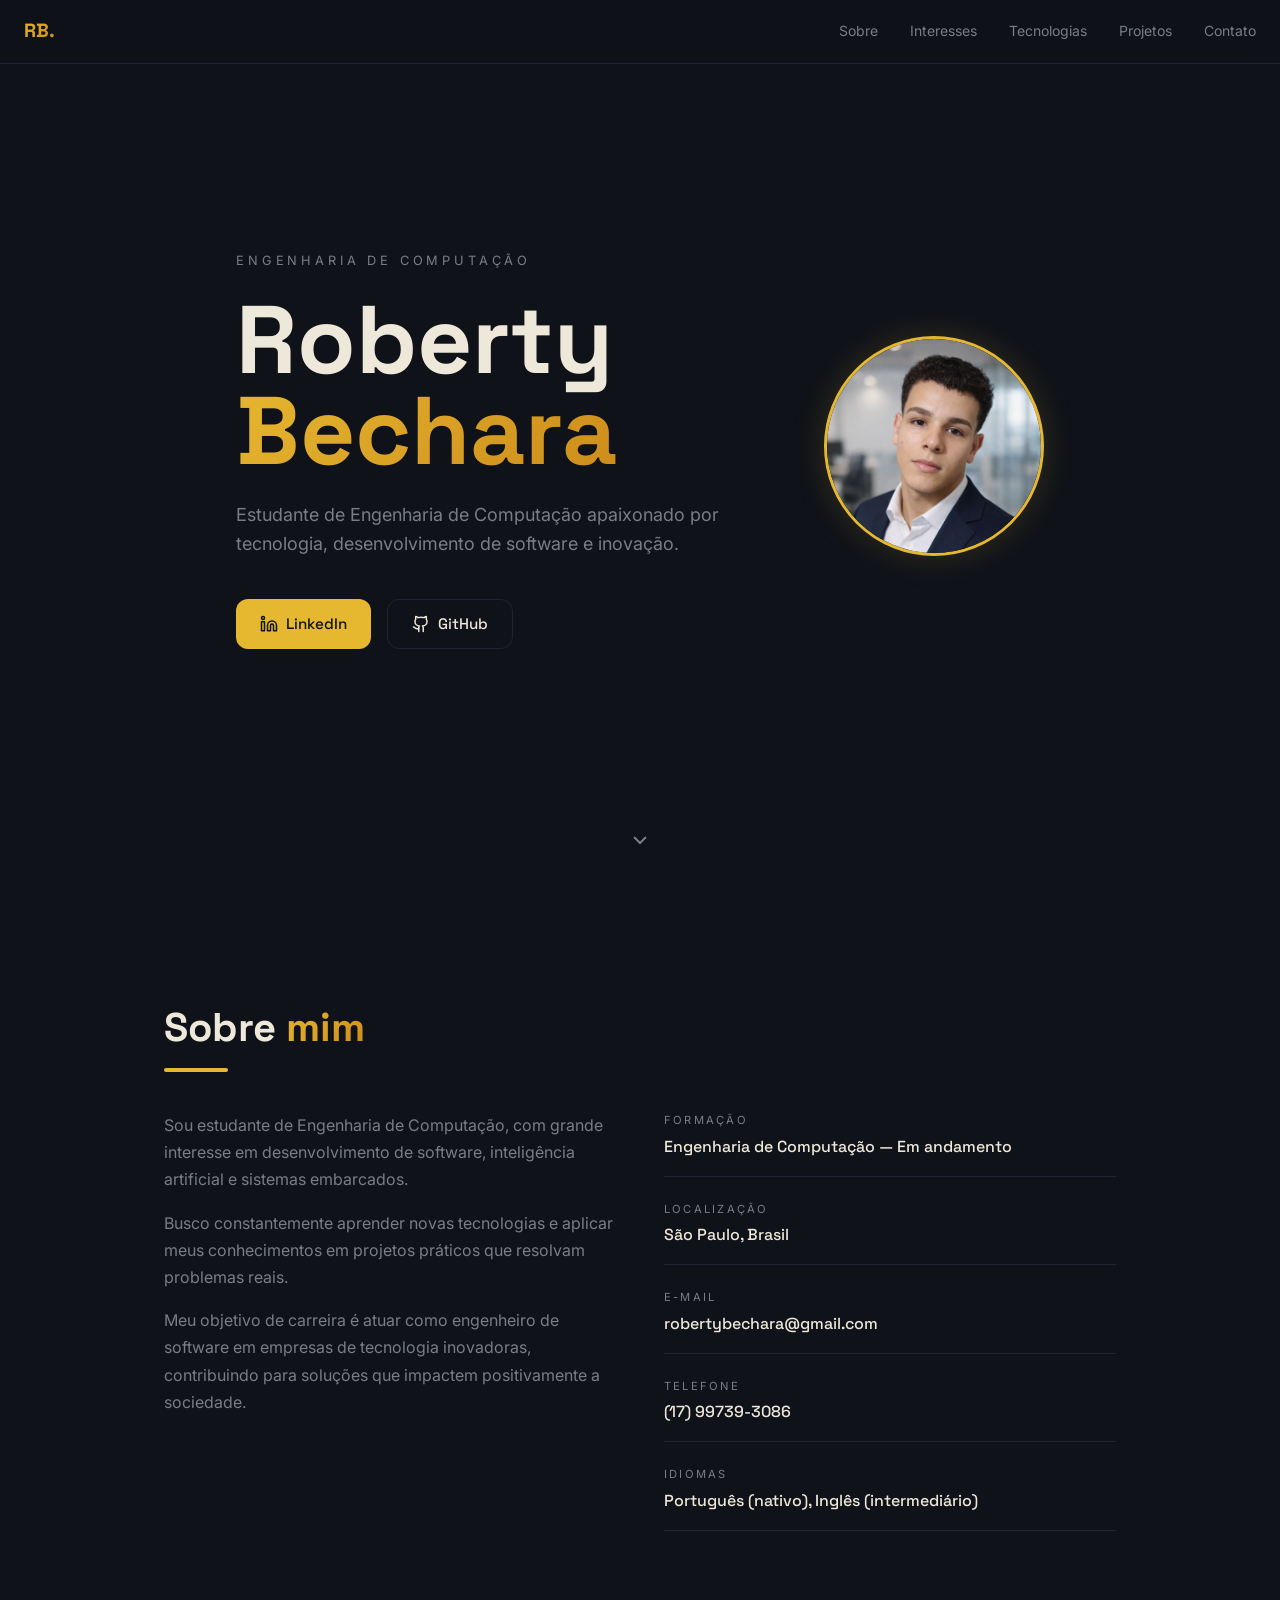
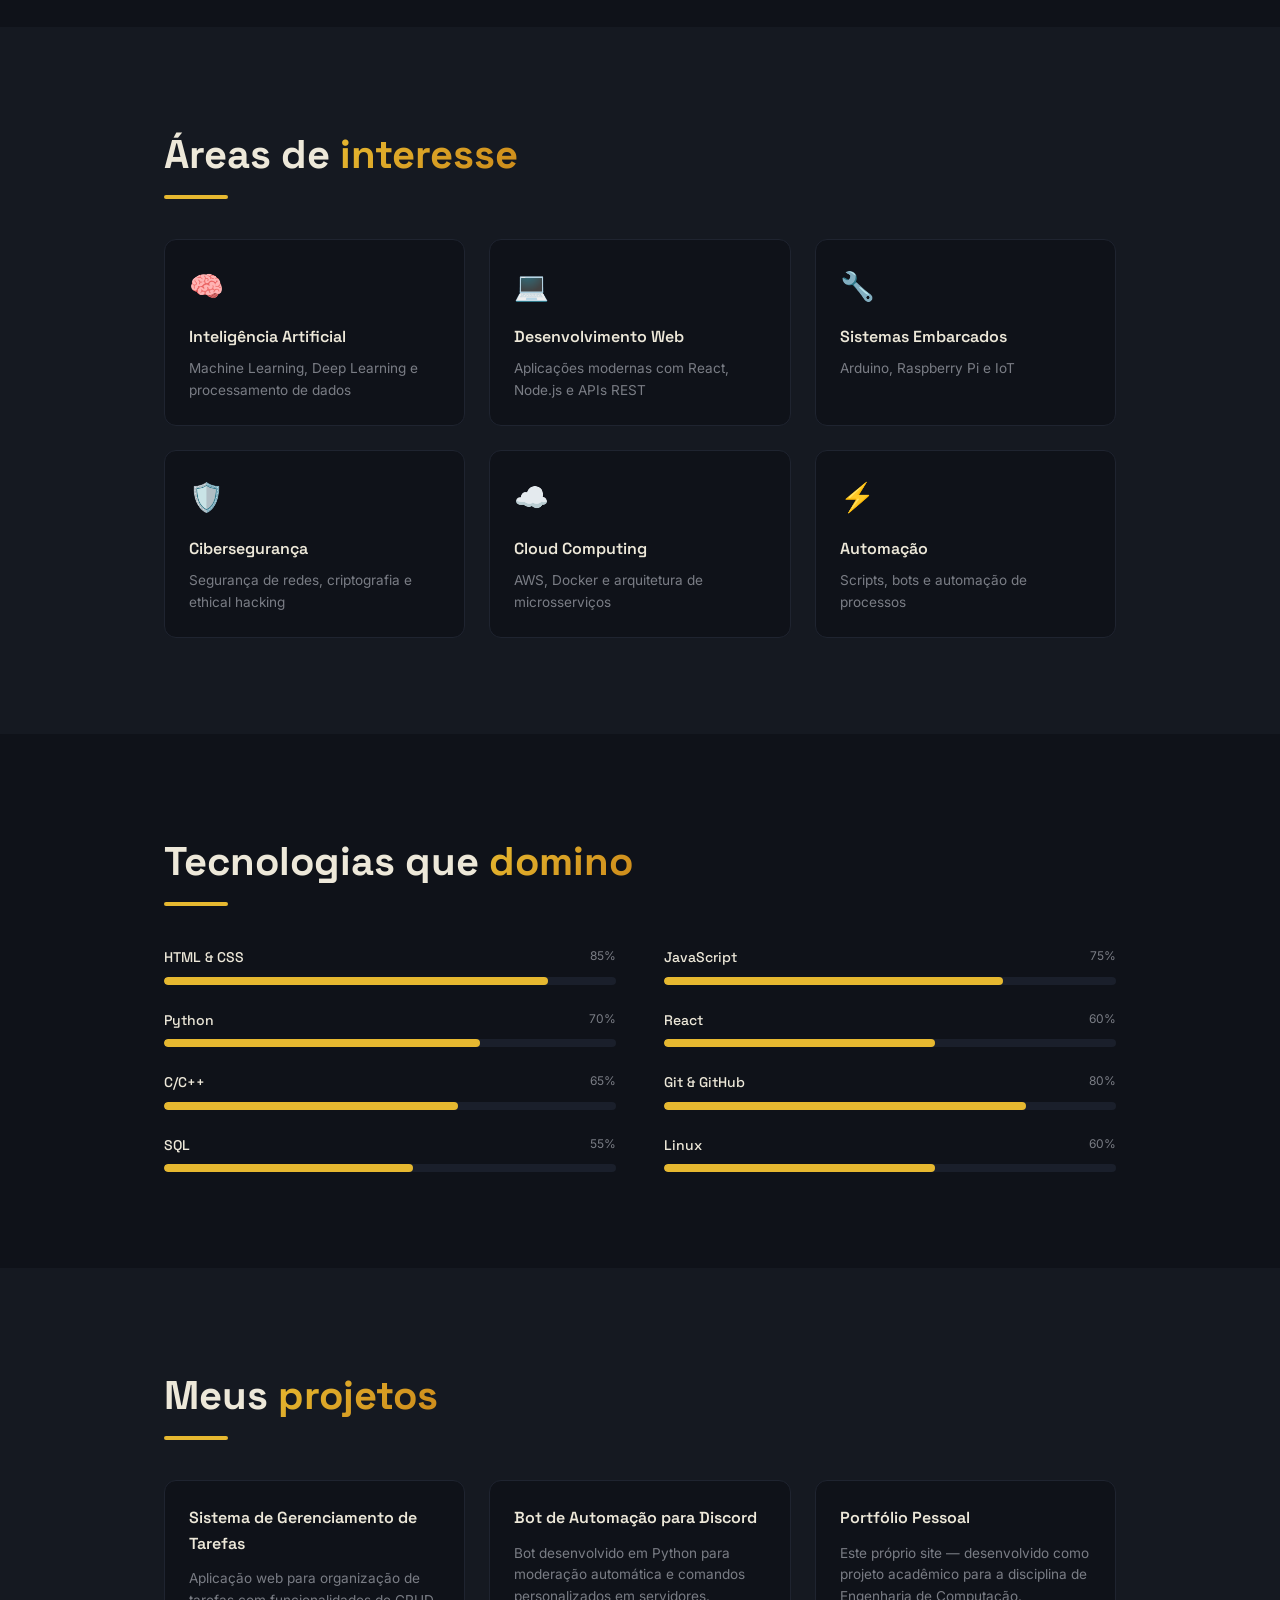
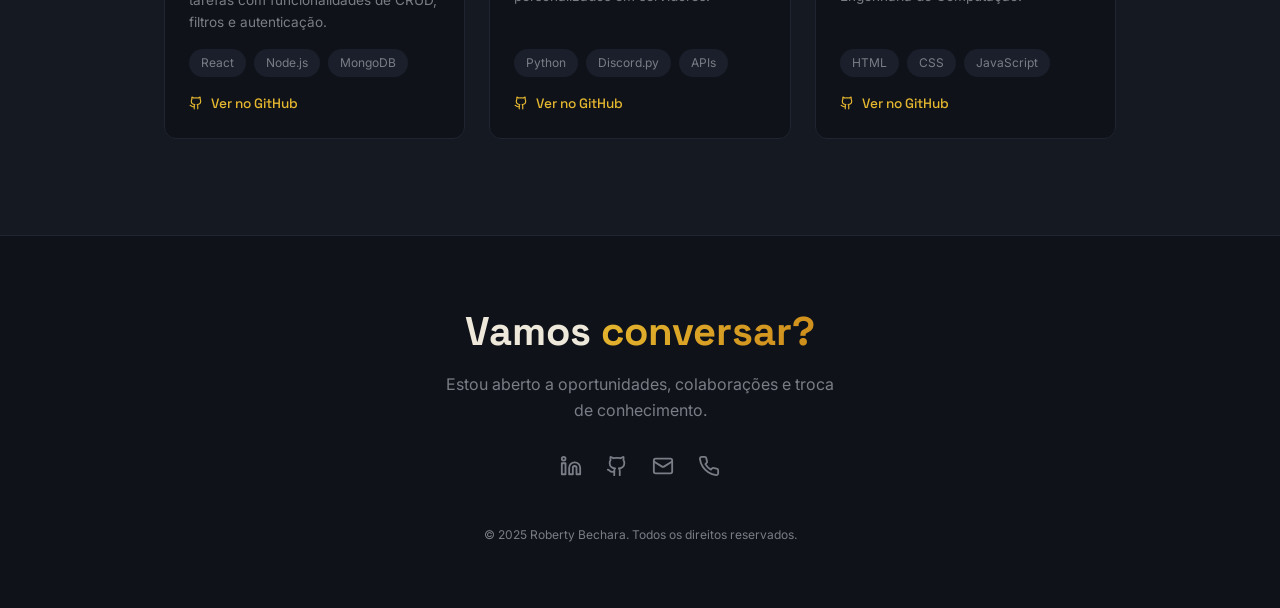
<file: index.html>
<!DOCTYPE html>
<html lang="pt-BR">
<head>
  <meta charset="UTF-8" />
  <meta name="viewport" content="width=device-width, initial-scale=1.0" />
  <title>Roberty Bechara — Portfólio | Engenharia de Computação</title>
  <meta name="description" content="Portfólio pessoal de Roberty Bechara, estudante de Engenharia de Computação." />
  <link rel="preconnect" href="https://fonts.googleapis.com" />
  <link rel="preconnect" href="https://fonts.gstatic.com" crossorigin />
  <link href="https://fonts.googleapis.com/css2?family=Space+Grotesk:wght@300;400;500;600;700&family=Inter:wght@300;400;500;600&display=swap" rel="stylesheet" />
  <link rel="stylesheet" href="style.css" />
</head>
<body>

  <!-- Navbar -->
  <nav class="navbar" id="navbar">
    <a href="#" class="nav-logo">RB.</a>
    <div class="nav-links" id="navLinks">
      <a href="#sobre">Sobre</a>
      <a href="#interesses">Interesses</a>
      <a href="#tecnologias">Tecnologias</a>
      <a href="#projetos">Projetos</a>
      <a href="#contato">Contato</a>
    </div>
    <button class="nav-toggle" id="navToggle" aria-label="Menu">
      <span></span><span></span><span></span>
    </button>
  </nav>

  <!-- Hero -->
  <section class="hero">
    <div class="container hero-content">
      <div class="hero-text">
        <p class="hero-label fade-in">Engenharia de Computação</p>
        <h1 class="hero-title fade-in delay-1">Roberty<br /><span class="text-gradient">Bechara</span></h1>
        <p class="hero-description fade-in delay-2">
          Estudante de Engenharia de Computação apaixonado por tecnologia,
          desenvolvimento de software e inovação.
        </p>
        <div class="hero-buttons fade-in delay-3">
          <a href="https://linkedin.com/in/seu-perfil" target="_blank" rel="noopener noreferrer" class="btn btn-primary">
            <svg width="18" height="18" viewBox="0 0 24 24" fill="none" stroke="currentColor" stroke-width="2" stroke-linecap="round" stroke-linejoin="round"><path d="M16 8a6 6 0 0 1 6 6v7h-4v-7a2 2 0 0 0-2-2 2 2 0 0 0-2 2v7h-4v-7a6 6 0 0 1 6-6z"/><rect width="4" height="12" x="2" y="9"/><circle cx="4" cy="4" r="2"/></svg>
            LinkedIn
          </a>
          <a href="https://github.com/seu-usuario" target="_blank" rel="noopener noreferrer" class="btn btn-outline">
            <svg width="18" height="18" viewBox="0 0 24 24" fill="none" stroke="currentColor" stroke-width="2" stroke-linecap="round" stroke-linejoin="round"><path d="M15 22v-4a4.8 4.8 0 0 0-1-3.5c3 0 6-2 6-5.5.08-1.25-.27-2.48-1-3.5.28-1.15.28-2.35 0-3.5 0 0-1 0-3 1.5-2.64-.5-5.36-.5-8 0C6 2 5 2 5 2c-.3 1.15-.3 2.35 0 3.5A5.403 5.403 0 0 0 4 9c0 3.5 3 5.5 6 5.5-.39.49-.68 1.05-.85 1.65-.17.6-.22 1.23-.15 1.85v4"/><path d="M9 18c-4.51 2-5-2-7-2"/></svg>
            GitHub
          </a>
        </div>
      </div>
      <div class="hero-photo fade-in delay-2">
        <img src="foto.png" alt="Foto de Roberty Bechara" class="photo-circle" />
      </div>
    </div>
    <div class="scroll-indicator">
      <svg width="24" height="24" viewBox="0 0 24 24" fill="none" stroke="currentColor" stroke-width="2"><path d="m6 9 6 6 6-6"/></svg>
    </div>
  </section>

  <!-- Sobre -->
  <section id="sobre" class="section">
    <div class="container">
      <h2 class="section-title">Sobre <span class="text-gradient">mim</span></h2>
      <div class="section-bar"></div>
      <div class="about-grid">
        <div class="about-text">
          <p>Sou estudante de Engenharia de Computação, com grande interesse em desenvolvimento de software, inteligência artificial e sistemas embarcados.</p>
          <p>Busco constantemente aprender novas tecnologias e aplicar meus conhecimentos em projetos práticos que resolvam problemas reais.</p>
          <p>Meu objetivo de carreira é atuar como engenheiro de software em empresas de tecnologia inovadoras, contribuindo para soluções que impactem positivamente a sociedade.</p>
        </div>
        <div class="about-info">
          <div class="info-item">
            <span class="info-label">Formação</span>
            <span class="info-value">Engenharia de Computação — Em andamento</span>
          </div>
          <div class="info-item">
            <span class="info-label">Localização</span>
            <span class="info-value">São Paulo, Brasil</span>
          </div>
          <div class="info-item">
            <span class="info-label">E-mail</span>
            <span class="info-value">robertybechara@gmail.com</span>
          </div>
          <div class="info-item">
            <span class="info-label">Telefone</span>
            <span class="info-value">(17) 99739-3086</span>
          </div>
          <div class="info-item">
            <span class="info-label">Idiomas</span>
            <span class="info-value">Português (nativo), Inglês (intermediário)</span>
          </div>
        </div>
      </div>
    </div>
  </section>

  <!-- Interesses -->
  <section id="interesses" class="section section-alt">
    <div class="container">
      <h2 class="section-title">Áreas de <span class="text-gradient">interesse</span></h2>
      <div class="section-bar"></div>
      <div class="interests-grid">
        <div class="interest-card">
          <div class="interest-icon">🧠</div>
          <h3>Inteligência Artificial</h3>
          <p>Machine Learning, Deep Learning e processamento de dados</p>
        </div>
        <div class="interest-card">
          <div class="interest-icon">💻</div>
          <h3>Desenvolvimento Web</h3>
          <p>Aplicações modernas com React, Node.js e APIs REST</p>
        </div>
        <div class="interest-card">
          <div class="interest-icon">🔧</div>
          <h3>Sistemas Embarcados</h3>
          <p>Arduino, Raspberry Pi e IoT</p>
        </div>
        <div class="interest-card">
          <div class="interest-icon">🛡️</div>
          <h3>Cibersegurança</h3>
          <p>Segurança de redes, criptografia e ethical hacking</p>
        </div>
        <div class="interest-card">
          <div class="interest-icon">☁️</div>
          <h3>Cloud Computing</h3>
          <p>AWS, Docker e arquitetura de microsserviços</p>
        </div>
        <div class="interest-card">
          <div class="interest-icon">⚡</div>
          <h3>Automação</h3>
          <p>Scripts, bots e automação de processos</p>
        </div>
      </div>
    </div>
  </section>

  <!-- Tecnologias -->
  <section id="tecnologias" class="section">
    <div class="container">
      <h2 class="section-title">Tecnologias que <span class="text-gradient">domino</span></h2>
      <div class="section-bar"></div>
      <div class="tech-grid">
        <div class="tech-item">
          <div class="tech-header"><span class="tech-name">HTML & CSS</span><span class="tech-percent">85%</span></div>
          <div class="tech-bar"><div class="tech-fill" data-width="85"></div></div>
        </div>
        <div class="tech-item">
          <div class="tech-header"><span class="tech-name">JavaScript</span><span class="tech-percent">75%</span></div>
          <div class="tech-bar"><div class="tech-fill" data-width="75"></div></div>
        </div>
        <div class="tech-item">
          <div class="tech-header"><span class="tech-name">Python</span><span class="tech-percent">70%</span></div>
          <div class="tech-bar"><div class="tech-fill" data-width="70"></div></div>
        </div>
        <div class="tech-item">
          <div class="tech-header"><span class="tech-name">React</span><span class="tech-percent">60%</span></div>
          <div class="tech-bar"><div class="tech-fill" data-width="60"></div></div>
        </div>
        <div class="tech-item">
          <div class="tech-header"><span class="tech-name">C/C++</span><span class="tech-percent">65%</span></div>
          <div class="tech-bar"><div class="tech-fill" data-width="65"></div></div>
        </div>
        <div class="tech-item">
          <div class="tech-header"><span class="tech-name">Git & GitHub</span><span class="tech-percent">80%</span></div>
          <div class="tech-bar"><div class="tech-fill" data-width="80"></div></div>
        </div>
        <div class="tech-item">
          <div class="tech-header"><span class="tech-name">SQL</span><span class="tech-percent">55%</span></div>
          <div class="tech-bar"><div class="tech-fill" data-width="55"></div></div>
        </div>
        <div class="tech-item">
          <div class="tech-header"><span class="tech-name">Linux</span><span class="tech-percent">60%</span></div>
          <div class="tech-bar"><div class="tech-fill" data-width="60"></div></div>
        </div>
      </div>
    </div>
  </section>

  <!-- Projetos -->
  <section id="projetos" class="section section-alt">
    <div class="container">
      <h2 class="section-title">Meus <span class="text-gradient">projetos</span></h2>
      <div class="section-bar"></div>
      <div class="projects-grid">
        <div class="project-card">
          <h3>Sistema de Gerenciamento de Tarefas</h3>
          <p>Aplicação web para organização de tarefas com funcionalidades de CRUD, filtros e autenticação.</p>
          <div class="project-tags">
            <span>React</span><span>Node.js</span><span>MongoDB</span>
          </div>
          <a href="https://github.com/seu-usuario/projeto-1" target="_blank" rel="noopener noreferrer" class="project-link">
            <svg width="14" height="14" viewBox="0 0 24 24" fill="none" stroke="currentColor" stroke-width="2" stroke-linecap="round" stroke-linejoin="round"><path d="M15 22v-4a4.8 4.8 0 0 0-1-3.5c3 0 6-2 6-5.5.08-1.25-.27-2.48-1-3.5.28-1.15.28-2.35 0-3.5 0 0-1 0-3 1.5-2.64-.5-5.36-.5-8 0C6 2 5 2 5 2c-.3 1.15-.3 2.35 0 3.5A5.403 5.403 0 0 0 4 9c0 3.5 3 5.5 6 5.5-.39.49-.68 1.05-.85 1.65-.17.6-.22 1.23-.15 1.85v4"/><path d="M9 18c-4.51 2-5-2-7-2"/></svg>
            Ver no GitHub
          </a>
        </div>
        <div class="project-card">
          <h3>Bot de Automação para Discord</h3>
          <p>Bot desenvolvido em Python para moderação automática e comandos personalizados em servidores.</p>
          <div class="project-tags">
            <span>Python</span><span>Discord.py</span><span>APIs</span>
          </div>
          <a href="https://github.com/seu-usuario/projeto-2" target="_blank" rel="noopener noreferrer" class="project-link">
            <svg width="14" height="14" viewBox="0 0 24 24" fill="none" stroke="currentColor" stroke-width="2" stroke-linecap="round" stroke-linejoin="round"><path d="M15 22v-4a4.8 4.8 0 0 0-1-3.5c3 0 6-2 6-5.5.08-1.25-.27-2.48-1-3.5.28-1.15.28-2.35 0-3.5 0 0-1 0-3 1.5-2.64-.5-5.36-.5-8 0C6 2 5 2 5 2c-.3 1.15-.3 2.35 0 3.5A5.403 5.403 0 0 0 4 9c0 3.5 3 5.5 6 5.5-.39.49-.68 1.05-.85 1.65-.17.6-.22 1.23-.15 1.85v4"/><path d="M9 18c-4.51 2-5-2-7-2"/></svg>
            Ver no GitHub
          </a>
        </div>
        <div class="project-card">
          <h3>Portfólio Pessoal</h3>
          <p>Este próprio site — desenvolvido como projeto acadêmico para a disciplina de Engenharia de Computação.</p>
          <div class="project-tags">
            <span>HTML</span><span>CSS</span><span>JavaScript</span>
          </div>
          <a href="https://github.com/seu-usuario/portfolio" target="_blank" rel="noopener noreferrer" class="project-link">
            <svg width="14" height="14" viewBox="0 0 24 24" fill="none" stroke="currentColor" stroke-width="2" stroke-linecap="round" stroke-linejoin="round"><path d="M15 22v-4a4.8 4.8 0 0 0-1-3.5c3 0 6-2 6-5.5.08-1.25-.27-2.48-1-3.5.28-1.15.28-2.35 0-3.5 0 0-1 0-3 1.5-2.64-.5-5.36-.5-8 0C6 2 5 2 5 2c-.3 1.15-.3 2.35 0 3.5A5.403 5.403 0 0 0 4 9c0 3.5 3 5.5 6 5.5-.39.49-.68 1.05-.85 1.65-.17.6-.22 1.23-.15 1.85v4"/><path d="M9 18c-4.51 2-5-2-7-2"/></svg>
            Ver no GitHub
          </a>
        </div>
      </div>
    </div>
  </section>

  <!-- Contato / Footer -->
  <footer id="contato" class="footer">
    <div class="container">
      <h2 class="section-title">Vamos <span class="text-gradient">conversar?</span></h2>
      <p class="footer-text">Estou aberto a oportunidades, colaborações e troca de conhecimento.</p>
      <div class="footer-links">
        <a href="https://linkedin.com/in/seu-perfil" target="_blank" rel="noopener noreferrer" aria-label="LinkedIn">
          <svg width="22" height="22" viewBox="0 0 24 24" fill="none" stroke="currentColor" stroke-width="2" stroke-linecap="round" stroke-linejoin="round"><path d="M16 8a6 6 0 0 1 6 6v7h-4v-7a2 2 0 0 0-2-2 2 2 0 0 0-2 2v7h-4v-7a6 6 0 0 1 6-6z"/><rect width="4" height="12" x="2" y="9"/><circle cx="4" cy="4" r="2"/></svg>
        </a>
        <a href="https://github.com/seu-usuario" target="_blank" rel="noopener noreferrer" aria-label="GitHub">
          <svg width="22" height="22" viewBox="0 0 24 24" fill="none" stroke="currentColor" stroke-width="2" stroke-linecap="round" stroke-linejoin="round"><path d="M15 22v-4a4.8 4.8 0 0 0-1-3.5c3 0 6-2 6-5.5.08-1.25-.27-2.48-1-3.5.28-1.15.28-2.35 0-3.5 0 0-1 0-3 1.5-2.64-.5-5.36-.5-8 0C6 2 5 2 5 2c-.3 1.15-.3 2.35 0 3.5A5.403 5.403 0 0 0 4 9c0 3.5 3 5.5 6 5.5-.39.49-.68 1.05-.85 1.65-.17.6-.22 1.23-.15 1.85v4"/><path d="M9 18c-4.51 2-5-2-7-2"/></svg>
        </a>
        <a href="mailto:robertybechara@gmail.com" aria-label="E-mail">
          <svg width="22" height="22" viewBox="0 0 24 24" fill="none" stroke="currentColor" stroke-width="2" stroke-linecap="round" stroke-linejoin="round"><rect width="20" height="16" x="2" y="4" rx="2"/><path d="m22 7-8.97 5.7a1.94 1.94 0 0 1-2.06 0L2 7"/></svg>
        </a>
        <a href="tel:+5517997393086" aria-label="Telefone">
          <svg width="22" height="22" viewBox="0 0 24 24" fill="none" stroke="currentColor" stroke-width="2" stroke-linecap="round" stroke-linejoin="round"><path d="M22 16.92v3a2 2 0 0 1-2.18 2 19.79 19.79 0 0 1-8.63-3.07 19.5 19.5 0 0 1-6-6 19.79 19.79 0 0 1-3.07-8.67A2 2 0 0 1 4.11 2h3a2 2 0 0 1 2 1.72 12.84 12.84 0 0 0 .7 2.81 2 2 0 0 1-.45 2.11L8.09 9.91a16 16 0 0 0 6 6l1.27-1.27a2 2 0 0 1 2.11-.45 12.84 12.84 0 0 0 2.81.7A2 2 0 0 1 22 16.92z"/></svg>
        </a>
      </div>
      <p class="footer-copy">© 2025 Roberty Bechara. Todos os direitos reservados.</p>
    </div>
  </footer>

  <script src="script.js"></script>
</body>
</html>
</file>
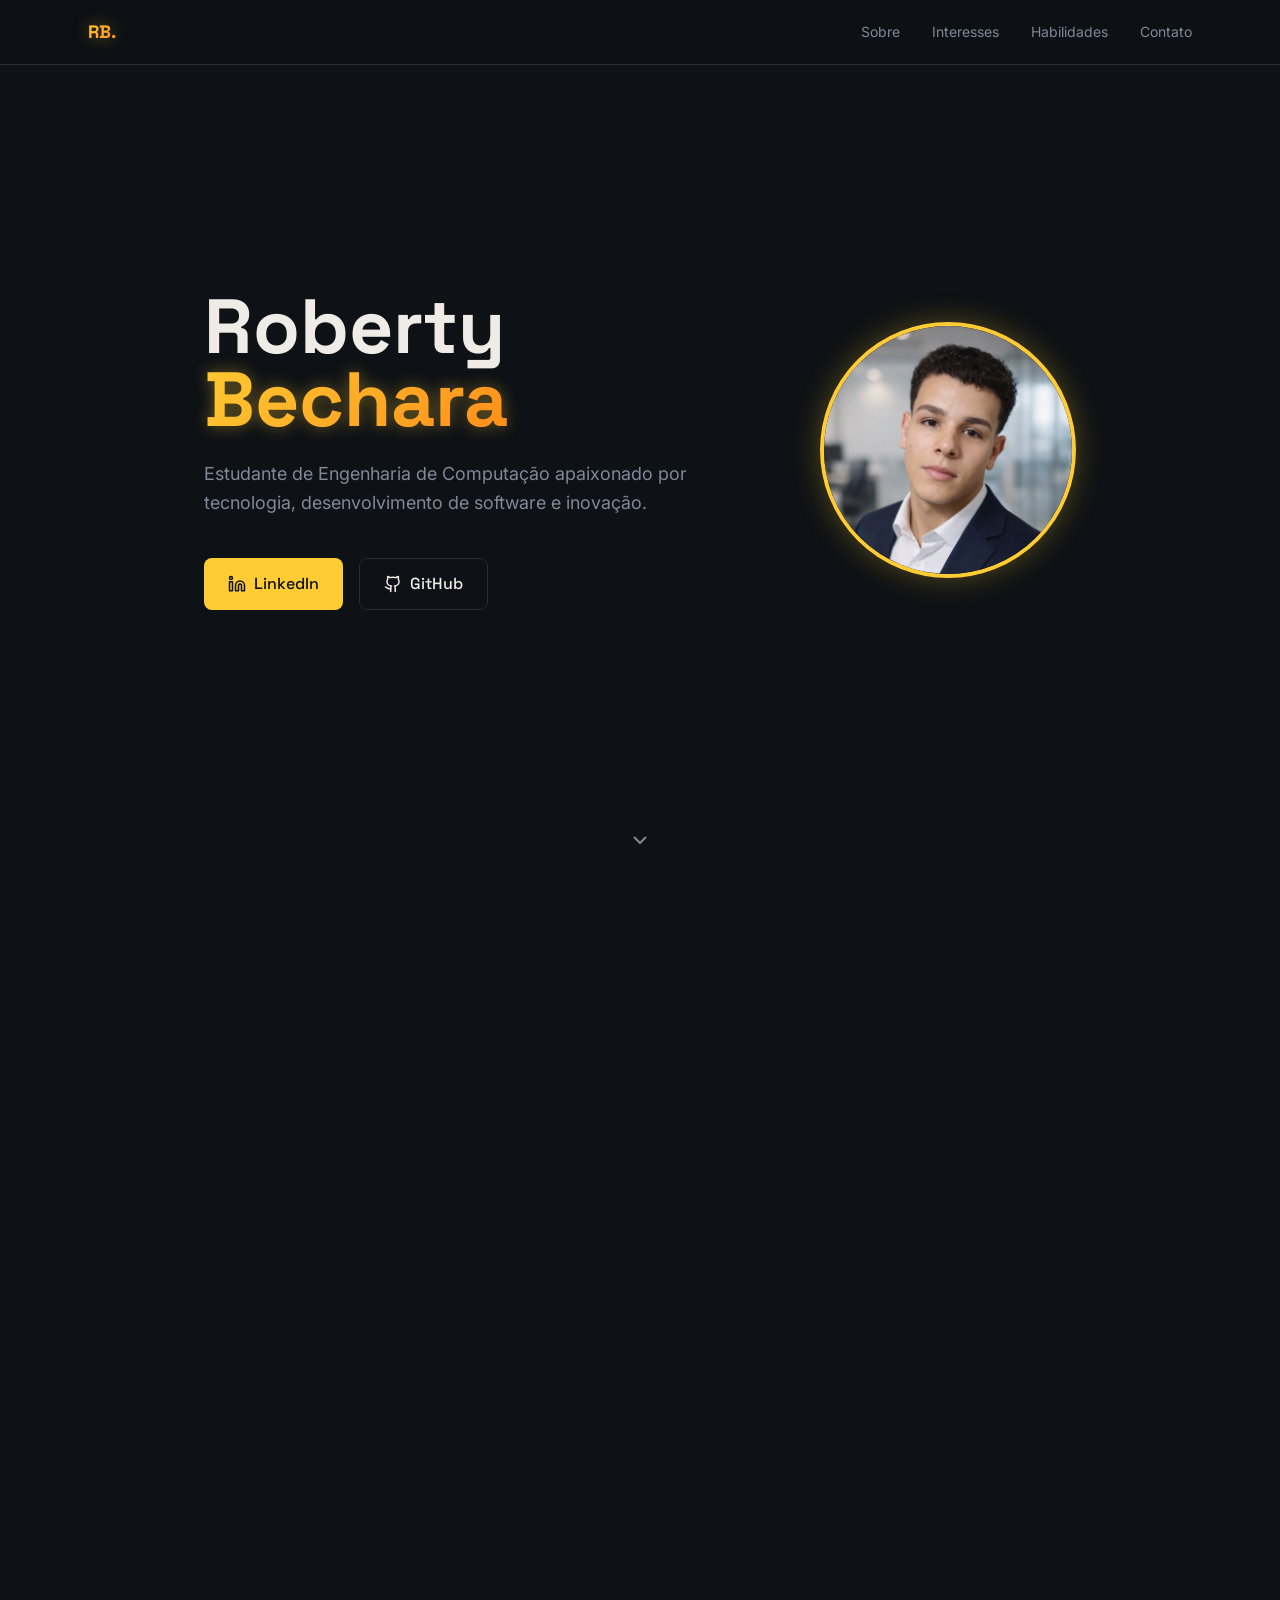
<file: portfolio.html>
<!DOCTYPE html>
<html lang="pt-BR">
<head>
<meta charset="UTF-8">
<meta name="viewport" content="width=device-width, initial-scale=1.0">
<title>Roberty Bechara — Portfólio</title>
<meta name="description" content="Portfólio de Roberty Bechara — Estudante de Engenharia de Computação">
<link href="https://fonts.googleapis.com/css2?family=Space+Grotesk:wght@300;400;500;600;700&family=Inter:wght@300;400;500;600&display=swap" rel="stylesheet">
<style>
*,*::before,*::after{box-sizing:border-box;margin:0;padding:0}
:root{
  --bg:hsl(220,20%,7%);--fg:hsl(40,20%,92%);
  --card:hsl(220,18%,11%);--border:hsl(220,15%,18%);
  --primary:hsl(45,100%,60%);--primary-fg:hsl(220,20%,7%);
  --muted:hsl(220,10%,55%);--secondary:hsl(220,15%,16%);
  --gradient:linear-gradient(135deg,hsl(45,100%,60%),hsl(30,100%,55%));
  --font-display:'Space Grotesk',sans-serif;
  --font-body:'Inter',sans-serif;
}
body{background:var(--bg);color:var(--fg);font-family:var(--font-body);line-height:1.6;overflow-x:hidden}
h1,h2,h3,h4,h5,h6{font-family:var(--font-display)}
a{color:inherit;text-decoration:none}
.container{max-width:72rem;margin:0 auto}
.text-gradient{background:var(--gradient);-webkit-background-clip:text;-webkit-text-fill-color:transparent;background-clip:text;filter:drop-shadow(0 0 8px hsl(45 100% 60%/.4))}
.neon-glow{filter:drop-shadow(0 0 6px hsl(45 100% 60%/.5)) drop-shadow(0 0 12px hsl(45 100% 60%/.2))}
.glow-accent{box-shadow:0 0 30px -5px hsl(45 100% 60%/.2)}

/* NAV */
nav{position:fixed;top:0;left:0;right:0;z-index:50;background:hsl(220 20% 7%/.8);backdrop-filter:blur(12px);border-bottom:1px solid var(--border)}
.nav-inner{display:flex;align-items:center;justify-content:space-between;height:4rem;padding:0 1.5rem}
.nav-logo{font-family:var(--font-display);font-weight:700;font-size:1.125rem}
.nav-links{display:flex;gap:2rem}
.nav-links a{font-size:.875rem;color:var(--muted);transition:color .2s}
.nav-links a:hover{color:var(--fg)}
.nav-toggle{display:none;background:none;border:none;color:var(--fg);font-size:1.5rem;cursor:pointer}
.nav-mobile{display:none;padding:0 1.5rem 1rem;background:var(--bg);border-bottom:1px solid var(--border)}
.nav-mobile a{display:block;padding:.5rem 0;color:var(--muted);font-size:.875rem}

/* HERO */
.hero{min-height:100vh;display:flex;flex-direction:column;justify-content:center;padding:0 1.5rem}
.hero-inner{display:flex;align-items:center;gap:2.5rem;flex-wrap:wrap}
.hero-text{flex:1;min-width:280px}
.hero h1{font-size:clamp(2.5rem,6vw,5rem);font-weight:700;line-height:.95;margin-bottom:1.5rem}
.hero p{color:var(--muted);font-size:1.125rem;max-width:36rem;margin-bottom:2.5rem}
.hero-btns{display:flex;gap:1rem;flex-wrap:wrap}
.btn-primary{display:inline-flex;align-items:center;gap:.5rem;background:var(--primary);color:var(--primary-fg);padding:.75rem 1.5rem;border-radius:.5rem;font-family:var(--font-display);font-weight:500;transition:opacity .2s}
.btn-primary:hover{opacity:.9}
.btn-outline{display:inline-flex;align-items:center;gap:.5rem;border:1px solid var(--border);color:var(--fg);padding:.75rem 1.5rem;border-radius:.5rem;font-family:var(--font-display);font-weight:500;transition:background .2s}
.btn-outline:hover{background:var(--secondary)}
.hero-photo{width:16rem;height:16rem;border-radius:50%;object-fit:cover;object-position:top;border:4px solid var(--primary);box-shadow:0 0 30px hsl(45 100% 60%/.3)}
.bounce-arrow{position:absolute;bottom:2.5rem;left:50%;transform:translateX(-50%);color:var(--muted);animation:bounce 2s infinite}
@keyframes bounce{0%,100%{transform:translateX(-50%) translateY(0)}50%{transform:translateX(-50%) translateY(-10px)}}

/* SECTIONS */
section{padding:6rem 1.5rem}
.section-line{width:4rem;height:4px;background:var(--primary);border-radius:9999px;margin-bottom:2.5rem}
.bg-card{background:var(--card)}

/* ABOUT */
.about-grid{display:grid;grid-template-columns:1fr 1fr;gap:3rem}
.about-text{display:flex;flex-direction:column;gap:1rem;color:var(--muted)}
.info-item{border-bottom:1px solid var(--border);padding-bottom:1rem}
.info-label{font-size:.75rem;text-transform:uppercase;letter-spacing:.2em;color:var(--muted);margin-bottom:.25rem}
.info-value{font-family:var(--font-display);font-weight:500}

/* CARDS GRID */
.grid-2{display:grid;grid-template-columns:repeat(2,1fr);gap:1.5rem}
.grid-3{display:grid;grid-template-columns:repeat(3,1fr);gap:1.5rem}
.card{background:var(--bg);border:1px solid var(--border);border-radius:.75rem;padding:1.5rem;transition:all .3s}
.card:hover{border-color:hsl(45 100% 60%/.4);box-shadow:0 0 30px -5px hsl(45 100% 60%/.2)}
.card-icon{color:var(--primary);margin-bottom:1rem;width:28px;height:28px}
.card h3{font-family:var(--font-display);font-weight:600;margin-bottom:.5rem}
.card p{font-size:.875rem;color:var(--muted)}

/* FOOTER */
footer{padding:4rem 1.5rem;border-top:1px solid var(--border);text-align:center}
.footer-links{display:flex;justify-content:center;gap:1.5rem;margin-bottom:2.5rem}
.footer-links a{color:var(--muted);transition:color .2s}
.footer-links a:hover{color:var(--primary)}
.footer-links svg{width:22px;height:22px}
.copyright{font-size:.75rem;color:var(--muted)}

/* SCROLL REVEAL */
.reveal{opacity:0;transform:translateY(40px);transition:all .7s ease}
.reveal.visible{opacity:1;transform:translateY(0)}

/* CANVAS */
#trail{position:fixed;top:0;left:0;width:100%;height:100%;z-index:9999;pointer-events:none}

/* FADE IN */
.fade-in{animation:fadeIn .6s ease both}
@keyframes fadeIn{from{opacity:0;transform:translateY(10px)}to{opacity:1;transform:translateY(0)}}

/* RESPONSIVE */
@media(max-width:768px){
  .nav-links{display:none}
  .nav-toggle{display:block}
  .about-grid{grid-template-columns:1fr}
  .grid-2,.grid-3{grid-template-columns:1fr}
  .hero-photo{width:12rem;height:12rem}
  .hero-inner{justify-content:center;text-align:center}
  .hero-btns{justify-content:center}
}
</style>
</head>
<body>
<canvas id="trail"></canvas>

<!-- NAV -->
<nav>
<div class="container nav-inner">
  <a href="#" class="nav-logo text-gradient">RB.</a>
  <div class="nav-links">
    <a href="#sobre">Sobre</a>
    <a href="#interesses">Interesses</a>
    <a href="#habilidades">Habilidades</a>
    <a href="#contato">Contato</a>
  </div>
  <button class="nav-toggle" onclick="document.querySelector('.nav-mobile').style.display=document.querySelector('.nav-mobile').style.display==='block'?'none':'block'">☰</button>
</div>
<div class="nav-mobile">
  <a href="#sobre">Sobre</a>
  <a href="#interesses">Interesses</a>
  <a href="#habilidades">Habilidades</a>
  <a href="#contato">Contato</a>
</div>
</nav>

<!-- HERO -->
<section class="hero" style="position:relative">
<div class="container hero-inner">
  <div class="hero-text">
    <h1 class="fade-in">Roberty<br><span class="text-gradient">Bechara</span></h1>
    <p class="fade-in" style="animation-delay:.2s">Estudante de Engenharia de Computação apaixonado por tecnologia, desenvolvimento de software e inovação.</p>
    <div class="hero-btns fade-in" style="animation-delay:.3s">
      <a href="https://www.linkedin.com/in/roberty-bechara-548158355/" target="_blank" class="btn-primary">
        <svg width="18" height="18" viewBox="0 0 24 24" fill="none" stroke="currentColor" stroke-width="2" stroke-linecap="round" stroke-linejoin="round"><path d="M16 8a6 6 0 0 1 6 6v7h-4v-7a2 2 0 0 0-2-2 2 2 0 0 0-2 2v7h-4v-7a6 6 0 0 1 6-6z"/><rect width="4" height="12" x="2" y="9"/><circle cx="4" cy="4" r="2"/></svg>
        LinkedIn
      </a>
      <a href="https://github.com/RobertyBechara" target="_blank" class="btn-outline">
        <svg width="18" height="18" viewBox="0 0 24 24" fill="none" stroke="currentColor" stroke-width="2" stroke-linecap="round" stroke-linejoin="round"><path d="M15 22v-4a4.8 4.8 0 0 0-1-3.5c3 0 6-2 6-5.5.08-1.25-.27-2.48-1-3.5.28-1.15.28-2.35 0-3.5 0 0-1 0-3 1.5-2.64-.5-5.36-.5-8 0C6 2 5 2 5 2c-.3 1.15-.3 2.35 0 3.5A5.403 5.403 0 0 0 4 9c0 3.5 3 5.5 6 5.5-.39.49-.68 1.05-.85 1.65-.17.6-.22 1.23-.15 1.85v4"/><path d="M9 18c-4.51 2-5-2-7-2"/></svg>
        GitHub
      </a>
    </div>
  </div>
  <img src="foto.png" alt="Roberty Bechara" class="hero-photo fade-in" style="animation-delay:.2s">
</div>
<div class="bounce-arrow">
  <svg width="24" height="24" viewBox="0 0 24 24" fill="none" stroke="currentColor" stroke-width="2"><path d="m6 9 6 6 6-6"/></svg>
</div>
</section>

<!-- SOBRE -->
<section id="sobre" class="reveal">
<div class="container">
  <h2 style="font-size:clamp(1.5rem,3vw,2.25rem);font-weight:700;margin-bottom:.5rem">Sobre <span class="text-gradient">mim</span></h2>
  <div class="section-line neon-glow"></div>
  <div class="about-grid">
    <div class="about-text">
      <p>Sou estudante de Engenharia de Computação, com grande interesse em desenvolvimento de software, inteligência artificial e sistemas embarcados.</p>
      <p>Busco constantemente aprender novas tecnologias e aplicar meus conhecimentos em projetos práticos que resolvam problemas reais.</p>
      <p>Meu objetivo de carreira é atuar como engenheiro de software em empresas de tecnologia inovadoras, contribuindo para soluções que impactem positivamente a sociedade.</p>
    </div>
    <div>
      <div class="info-item"><p class="info-label">Formação</p><p class="info-value">Engenharia de Computação — Em andamento</p></div>
      <div class="info-item"><p class="info-label">Localização</p><p class="info-value">São Paulo, Brasil</p></div>
      <div class="info-item"><p class="info-label">E-mail</p><p class="info-value">robertybechara@gmail.com</p></div>
      <div class="info-item"><p class="info-label">Telefone</p><p class="info-value">(17) 99739-3086</p></div>
      <div class="info-item"><p class="info-label">Idiomas</p><p class="info-value">Português (nativo), Inglês (básico)</p></div>
    </div>
  </div>
</div>
</section>

<!-- INTERESSES -->
<section id="interesses" class="bg-card reveal">
<div class="container">
  <h2 style="font-size:clamp(1.5rem,3vw,2.25rem);font-weight:700;margin-bottom:.5rem">Áreas de <span class="text-gradient">interesse</span></h2>
  <div class="section-line neon-glow"></div>
  <div class="grid-3">
    <div class="card"><div class="card-icon neon-glow">🧠</div><h3>Inteligência Artificial</h3><p>Machine Learning, Deep Learning e processamento de dados</p></div>
    <div class="card"><div class="card-icon neon-glow">💻</div><h3>Desenvolvimento Web</h3><p>Aplicações modernas com React, Node.js e APIs REST</p></div>
    <div class="card"><div class="card-icon neon-glow">🔧</div><h3>Sistemas Embarcados</h3><p>Arduino, Raspberry Pi e IoT</p></div>
    <div class="card"><div class="card-icon neon-glow">🔒</div><h3>Cibersegurança</h3><p>Segurança de redes, criptografia e ethical hacking</p></div>
    <div class="card"><div class="card-icon neon-glow">☁️</div><h3>Cloud Computing</h3><p>AWS, Docker e arquitetura de microsserviços</p></div>
    <div class="card"><div class="card-icon neon-glow">⚡</div><h3>Automação</h3><p>Scripts, bots e automação de processos</p></div>
    <div class="card"><div class="card-icon neon-glow">👥</div><h3>Gestão de Projetos e Pessoas</h3><p>Planejamento, liderança de equipes e acompanhamento de resultados</p></div>
  </div>
</div>
</section>

<!-- HABILIDADES -->
<section id="habilidades" class="reveal">
<div class="container">
  <h2 style="font-size:clamp(1.5rem,3vw,2.25rem);font-weight:700;margin-bottom:.5rem">Áreas que <span class="text-gradient">domino</span></h2>
  <div class="section-line neon-glow"></div>
  <div class="grid-2">
    <div class="card"><div class="card-icon neon-glow">👥</div><h3>Gestão de Pessoas</h3><p>Liderança de equipes, motivação e desenvolvimento de talentos para alcançar resultados.</p></div>
    <div class="card"><div class="card-icon neon-glow">💡</div><h3>Desenvolvimento de Ideias</h3><p>Criação e estruturação de conceitos inovadores para solucionar desafios reais.</p></div>
    <div class="card"><div class="card-icon neon-glow">📊</div><h3>Apresentação de Projetos</h3><p>Comunicação clara e persuasiva de propostas e resultados para diferentes públicos.</p></div>
    <div class="card"><div class="card-icon neon-glow">🤝</div><h3>Comunicação Empresa/Cliente</h3><p>Ponte entre necessidades do cliente e soluções da empresa, garantindo alinhamento e satisfação.</p></div>
  </div>
</div>
</section>

<!-- FOOTER -->
<footer id="contato" class="reveal">
<div class="container">
  <h2 style="font-size:clamp(1.5rem,3vw,2rem);font-weight:700;margin-bottom:1rem">Vamos <span class="text-gradient">conversar?</span></h2>
  <p style="color:var(--muted);margin-bottom:2rem;max-width:28rem;margin-left:auto;margin-right:auto">Estou aberto a oportunidades, colaborações e troca de conhecimento.</p>
  <div class="footer-links">
    <a href="https://www.linkedin.com/in/roberty-bechara-548158355/" target="_blank"><svg width="22" height="22" viewBox="0 0 24 24" fill="none" stroke="currentColor" stroke-width="2"><path d="M16 8a6 6 0 0 1 6 6v7h-4v-7a2 2 0 0 0-2-2 2 2 0 0 0-2 2v7h-4v-7a6 6 0 0 1 6-6z"/><rect width="4" height="12" x="2" y="9"/><circle cx="4" cy="4" r="2"/></svg></a>
    <a href="https://github.com/RobertyBechara" target="_blank"><svg width="22" height="22" viewBox="0 0 24 24" fill="none" stroke="currentColor" stroke-width="2"><path d="M15 22v-4a4.8 4.8 0 0 0-1-3.5c3 0 6-2 6-5.5.08-1.25-.27-2.48-1-3.5.28-1.15.28-2.35 0-3.5 0 0-1 0-3 1.5-2.64-.5-5.36-.5-8 0C6 2 5 2 5 2c-.3 1.15-.3 2.35 0 3.5A5.403 5.403 0 0 0 4 9c0 3.5 3 5.5 6 5.5-.39.49-.68 1.05-.85 1.65-.17.6-.22 1.23-.15 1.85v4"/><path d="M9 18c-4.51 2-5-2-7-2"/></svg></a>
    <a href="mailto:robertybechara@gmail.com"><svg width="22" height="22" viewBox="0 0 24 24" fill="none" stroke="currentColor" stroke-width="2"><rect width="20" height="16" x="2" y="4" rx="2"/><path d="m22 7-8.97 5.7a1.94 1.94 0 0 1-2.06 0L2 7"/></svg></a>
  </div>
  <p class="copyright">© 2025 Roberty Bechara. Todos os direitos reservados.</p>
</div>
</footer>

<script>
// Mouse Trail
const canvas=document.getElementById('trail');
const ctx=canvas.getContext('2d');
let points=[];
let lastX=0,lastY=0;
function resize(){canvas.width=window.innerWidth;canvas.height=window.innerHeight}
resize();
window.addEventListener('resize',resize);
window.addEventListener('mousemove',e=>{
  const dx=e.clientX-lastX,dy=e.clientY-lastY;
  if(Math.sqrt(dx*dx+dy*dy)>5){
    points.push({x:e.clientX,y:e.clientY,age:0});
    if(points.length>50)points.shift();
    lastX=e.clientX;lastY=e.clientY;
  }
});
function draw(){
  ctx.clearRect(0,0,canvas.width,canvas.height);
  points=points.filter(p=>p.age<1);
  for(let i=1;i<points.length;i++){
    const p=points[i],prev=points[i-1];
    const alpha=1-p.age,width=(1-p.age)*3;
    ctx.beginPath();ctx.moveTo(prev.x,prev.y);ctx.lineTo(p.x,p.y);
    ctx.strokeStyle=`hsla(45,100%,60%,${alpha*.6})`;
    ctx.lineWidth=width;ctx.lineCap='round';ctx.stroke();
    p.age+=.025;
  }
  requestAnimationFrame(draw);
}
draw();

// Scroll Reveal (both directions)
const observer=new IntersectionObserver(entries=>{
  entries.forEach(e=>{
    if(e.isIntersecting)e.target.classList.add('visible');
    else e.target.classList.remove('visible');
  });
},{threshold:.1});
document.querySelectorAll('.reveal').forEach(el=>observer.observe(el));
</script>
</body>
</html>
</file>
<file: style.css>
/* ===== RESET & BASE ===== */
*, *::before, *::after {
  margin: 0;
  padding: 0;
  box-sizing: border-box;
}

:root {
  --bg: #0f1219;
  --bg-alt: #151921;
  --fg: #ede8d9;
  --fg-muted: #7a7d85;
  --primary: #e6b830;
  --primary-dark: #cc8a1a;
  --border: #1f2430;
  --card: #151921;
  --secondary-bg: #1a1f2b;
  --radius: 12px;
  --font-display: 'Space Grotesk', sans-serif;
  --font-body: 'Inter', sans-serif;
}

html {
  scroll-behavior: smooth;
}

body {
  background-color: var(--bg);
  color: var(--fg);
  font-family: var(--font-body);
  line-height: 1.6;
  -webkit-font-smoothing: antialiased;
}

h1, h2, h3, h4, h5, h6 {
  font-family: var(--font-display);
}

a {
  text-decoration: none;
  color: inherit;
}

img {
  max-width: 100%;
}

.container {
  max-width: 1000px;
  margin: 0 auto;
  padding: 0 24px;
}

/* ===== TEXT GRADIENT ===== */
.text-gradient {
  background: linear-gradient(135deg, var(--primary), var(--primary-dark));
  -webkit-background-clip: text;
  -webkit-text-fill-color: transparent;
  background-clip: text;
}

/* ===== NAVBAR ===== */
.navbar {
  position: fixed;
  top: 0;
  left: 0;
  right: 0;
  z-index: 100;
  display: flex;
  align-items: center;
  justify-content: space-between;
  height: 64px;
  padding: 0 24px;
  background: rgba(15, 18, 25, 0.8);
  backdrop-filter: blur(12px);
  border-bottom: 1px solid var(--border);
}

.nav-logo {
  font-family: var(--font-display);
  font-weight: 700;
  font-size: 1.2rem;
  background: linear-gradient(135deg, var(--primary), var(--primary-dark));
  -webkit-background-clip: text;
  -webkit-text-fill-color: transparent;
  background-clip: text;
}

.nav-links {
  display: flex;
  gap: 32px;
}

.nav-links a {
  font-size: 0.875rem;
  color: var(--fg-muted);
  transition: color 0.2s;
}

.nav-links a:hover {
  color: var(--fg);
}

.nav-toggle {
  display: none;
  flex-direction: column;
  gap: 5px;
  background: none;
  border: none;
  cursor: pointer;
  padding: 4px;
}

.nav-toggle span {
  display: block;
  width: 22px;
  height: 2px;
  background: var(--fg);
  border-radius: 2px;
  transition: 0.3s;
}

/* ===== HERO ===== */
.hero {
  min-height: 100vh;
  display: flex;
  flex-direction: column;
  justify-content: center;
  position: relative;
  padding: 0 24px;
}

.hero-content {
  display: flex;
  align-items: center;
  justify-content: space-between;
  gap: 48px;
}

.hero-text {
  flex: 1;
}

.hero-photo {
  flex-shrink: 0;
}

.photo-circle {
  width: 220px;
  height: 220px;
  border-radius: 50%;
  object-fit: cover;
  object-position: center top;
  border: 3px solid var(--primary);
  box-shadow: 0 0 40px -10px rgba(230, 184, 48, 0.3);
}

.hero-label {
  font-size: 0.8rem;
  letter-spacing: 0.3em;
  text-transform: uppercase;
  color: var(--fg-muted);
  margin-bottom: 24px;
}

.hero-title {
  font-size: clamp(3rem, 8vw, 6rem);
  font-weight: 700;
  line-height: 0.95;
  margin-bottom: 24px;
}

.hero-description {
  font-size: 1.125rem;
  color: var(--fg-muted);
  max-width: 540px;
  margin-bottom: 40px;
}

.hero-buttons {
  display: flex;
  gap: 16px;
  flex-wrap: wrap;
}

.btn {
  display: inline-flex;
  align-items: center;
  gap: 8px;
  padding: 12px 24px;
  border-radius: var(--radius);
  font-family: var(--font-display);
  font-weight: 500;
  font-size: 0.95rem;
  transition: opacity 0.2s, background 0.2s;
  cursor: pointer;
  border: none;
}

.btn-primary {
  background: var(--primary);
  color: var(--bg);
}

.btn-primary:hover {
  opacity: 0.9;
}

.btn-outline {
  background: transparent;
  border: 1px solid var(--border);
  color: var(--fg);
}

.btn-outline:hover {
  background: var(--secondary-bg);
}

.scroll-indicator {
  position: absolute;
  bottom: 40px;
  left: 50%;
  transform: translateX(-50%);
  color: var(--fg-muted);
  animation: bounce 2s infinite;
}

@keyframes bounce {
  0%, 100% { transform: translateX(-50%) translateY(0); }
  50% { transform: translateX(-50%) translateY(8px); }
}

/* ===== ANIMATIONS ===== */
@keyframes fadeIn {
  from { opacity: 0; transform: translateY(20px); }
  to { opacity: 1; transform: translateY(0); }
}

.fade-in {
  opacity: 0;
  animation: fadeIn 0.6s ease-out forwards;
}

.delay-1 { animation-delay: 0.1s; }
.delay-2 { animation-delay: 0.2s; }
.delay-3 { animation-delay: 0.3s; }

/* ===== SECTIONS ===== */
.section {
  padding: 96px 0;
}

.section-alt {
  background: var(--bg-alt);
}

.section-title {
  font-size: clamp(1.75rem, 4vw, 2.5rem);
  font-weight: 700;
  margin-bottom: 8px;
}

.section-bar {
  width: 64px;
  height: 4px;
  background: var(--primary);
  border-radius: 4px;
  margin-bottom: 40px;
}

/* ===== ABOUT ===== */
.about-grid {
  display: grid;
  grid-template-columns: 1fr 1fr;
  gap: 48px;
}

.about-text {
  display: flex;
  flex-direction: column;
  gap: 16px;
  color: var(--fg-muted);
  line-height: 1.7;
}

.about-info {
  display: flex;
  flex-direction: column;
  gap: 24px;
}

.info-item {
  border-bottom: 1px solid var(--border);
  padding-bottom: 16px;
}

.info-label {
  display: block;
  font-size: 0.7rem;
  text-transform: uppercase;
  letter-spacing: 0.2em;
  color: var(--fg-muted);
  margin-bottom: 4px;
}

.info-value {
  display: block;
  font-family: var(--font-display);
  font-weight: 500;
  color: var(--fg);
}

/* ===== INTERESTS ===== */
.interests-grid {
  display: grid;
  grid-template-columns: repeat(3, 1fr);
  gap: 24px;
}

.interest-card {
  background: var(--bg);
  border: 1px solid var(--border);
  border-radius: var(--radius);
  padding: 24px;
  transition: border-color 0.3s, box-shadow 0.3s;
}

.interest-card:hover {
  border-color: rgba(230, 184, 48, 0.4);
  box-shadow: 0 0 30px -5px rgba(230, 184, 48, 0.15);
}

.interest-icon {
  font-size: 1.75rem;
  margin-bottom: 16px;
}

.interest-card h3 {
  font-size: 1rem;
  font-weight: 600;
  margin-bottom: 8px;
}

.interest-card p {
  font-size: 0.85rem;
  color: var(--fg-muted);
}

/* ===== TECHNOLOGIES ===== */
.tech-grid {
  display: grid;
  grid-template-columns: 1fr 1fr;
  gap: 24px 48px;
}

.tech-header {
  display: flex;
  justify-content: space-between;
  margin-bottom: 8px;
}

.tech-name {
  font-family: var(--font-display);
  font-weight: 500;
  font-size: 0.875rem;
}

.tech-percent {
  font-size: 0.75rem;
  color: var(--fg-muted);
}

.tech-bar {
  width: 100%;
  height: 8px;
  background: var(--secondary-bg);
  border-radius: 8px;
  overflow: hidden;
}

.tech-fill {
  height: 100%;
  background: var(--primary);
  border-radius: 8px;
  width: 0;
  transition: width 1s ease-out;
}

/* ===== PROJECTS ===== */
.projects-grid {
  display: grid;
  grid-template-columns: repeat(3, 1fr);
  gap: 24px;
}

.project-card {
  background: var(--bg);
  border: 1px solid var(--border);
  border-radius: var(--radius);
  padding: 24px;
  display: flex;
  flex-direction: column;
  transition: border-color 0.3s;
}

.project-card:hover {
  border-color: rgba(230, 184, 48, 0.4);
}

.project-card h3 {
  font-size: 1rem;
  font-weight: 600;
  margin-bottom: 12px;
}

.project-card p {
  font-size: 0.85rem;
  color: var(--fg-muted);
  margin-bottom: 16px;
  flex: 1;
}

.project-tags {
  display: flex;
  flex-wrap: wrap;
  gap: 8px;
  margin-bottom: 16px;
}

.project-tags span {
  font-size: 0.75rem;
  background: var(--secondary-bg);
  color: var(--fg-muted);
  padding: 4px 12px;
  border-radius: 100px;
}

.project-link {
  display: inline-flex;
  align-items: center;
  gap: 8px;
  color: var(--primary);
  font-family: var(--font-display);
  font-weight: 500;
  font-size: 0.85rem;
}

.project-link:hover {
  text-decoration: underline;
}

/* ===== FOOTER ===== */
.footer {
  padding: 64px 0;
  border-top: 1px solid var(--border);
  text-align: center;
}

.footer-text {
  color: var(--fg-muted);
  margin-bottom: 32px;
  max-width: 400px;
  margin-left: auto;
  margin-right: auto;
}

.footer-links {
  display: flex;
  justify-content: center;
  gap: 24px;
  margin-bottom: 40px;
}

.footer-links a {
  color: var(--fg-muted);
  transition: color 0.2s;
}

.footer-links a:hover {
  color: var(--primary);
}

.footer-copy {
  font-size: 0.75rem;
  color: var(--fg-muted);
}

/* ===== RESPONSIVE ===== */
@media (max-width: 768px) {
  .nav-links {
    display: none;
    position: absolute;
    top: 64px;
    left: 0;
    right: 0;
    background: var(--bg);
    border-bottom: 1px solid var(--border);
    flex-direction: column;
    padding: 16px 24px;
    gap: 12px;
  }

  .nav-links.active {
    display: flex;
  }

  .nav-toggle {
    display: flex;
  }

  .hero-content {
    flex-direction: column-reverse;
    text-align: center;
  }

  .photo-circle {
    width: 160px;
    height: 160px;
  }

  .hero-description {
    margin-left: auto;
    margin-right: auto;
  }

  .hero-buttons {
    justify-content: center;
  }

  .about-grid {
    grid-template-columns: 1fr;
    gap: 32px;
  }

  .interests-grid {
    grid-template-columns: 1fr;
  }

  .tech-grid {
    grid-template-columns: 1fr;
  }

  .projects-grid {
    grid-template-columns: 1fr;
  }
}

@media (min-width: 769px) and (max-width: 1024px) {
  .interests-grid {
    grid-template-columns: repeat(2, 1fr);
  }

  .projects-grid {
    grid-template-columns: repeat(2, 1fr);
  }

  .photo-circle {
    width: 180px;
    height: 180px;
  }
}
</file>
